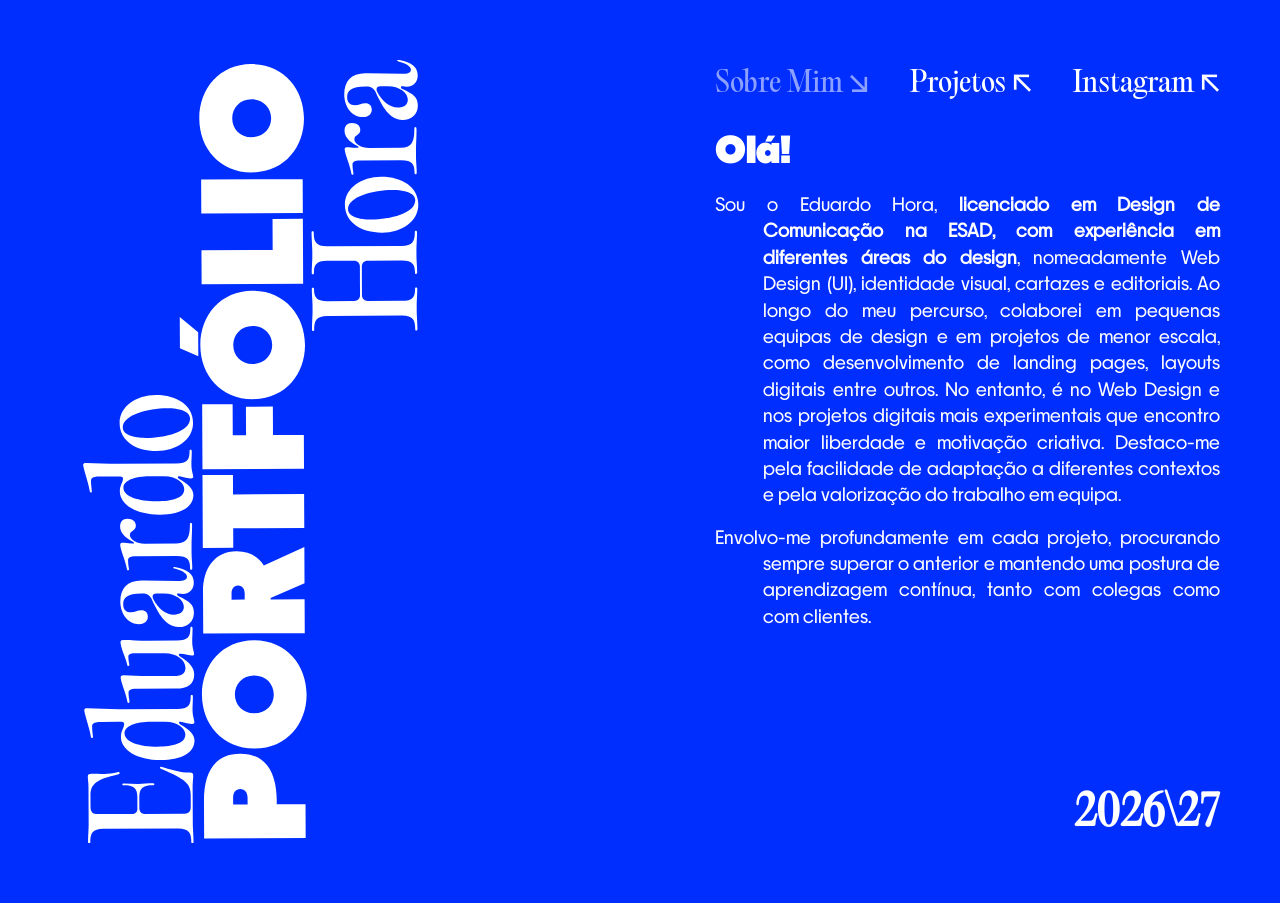
<file: index.html>
<!doctype html>
<html lang="pt">
  <head>
    <meta charset="UTF-8" />
    <meta name="viewport" content="width=device-width, initial-scale=1.0" />
    <title>Eduardo Hora — Portfólio</title>
    <link rel="stylesheet" href="src/styles/styles.css" />
    <link rel="icon" href="src/assets/images/favicon.png" type="image/x-icon" />
  </head>
  <body class="home-page">
    <div class="container">
      <aside class="home-sidebar">
        <img
          src="src/assets/images/nome.svg"
          alt="Eduardo Portfólio Hora"
          class="home-title-img"
        />
      </aside>

      <main class="main-content">
        <div class="content-wrapper">
          <nav class="navbar">
            <a href="index.html" class="nav-link active">
              Sobre Mim <span class="nav-arrow">&#x2198;</span>
            </a>
            <a href="projetos.html" class="nav-link"
              >Projetos <span class="nav-arrow">&#x2196;</span></a
            >
            <a
              href="https://www.instagram.com/in__tiime/"
              target="_blank"
              rel="noopener noreferrer"
              class="nav-link"
              >Instagram <span class="nav-arrow">&#x2196;</span></a
            >
          </nav>

          <article class="bio-section">
            <h1 class="greeting">Olá!</h1>
            <p class="bio-text">
              Sou o Eduardo Hora,
              <b
                >licenciado em Design de Comunicação na ESAD, com experiência em
                diferentes áreas do design</b
              >, nomeadamente Web Design (UI), identidade visual, cartazes e
              editoriais. Ao longo do meu percurso, colaborei em pequenas
              equipas de design e em projetos de menor escala, como
              desenvolvimento de landing pages, layouts digitais entre outros.
              No entanto, é no Web Design e nos projetos digitais mais
              experimentais que encontro maior liberdade e motivação criativa.
              Destaco-me pela facilidade de adaptação a diferentes contextos e
              pela valorização do trabalho em equipa.
            </p>
            <p class="bio-text">
              Envolvo-me profundamente em cada projeto, procurando sempre
              superar o anterior e mantendo uma postura de aprendizagem
              contínua, tanto com colegas como com clientes.
            </p>
          </article>

          <footer class="footer">
            <span class="year-bracket">2026\27</span>
          </footer>
        </div>
      </main>
    </div>
  </body>
</html>
</file>
<file: src/styles/styles.css>
@font-face {
  font-family: "PPFrama-Black";
  src: url("../../src/assets/fonts/PPFrama-Black.otf") format("opentype");
  font-weight: 900;
  font-style: normal;
}

@font-face {
  font-family: "PPFrama";
  src: url("../../src/assets/fonts/PPFrama-Regular.otf") format("opentype");
  font-weight: 400;
  font-style: normal;
}

@font-face {
  font-family: "PPFrama-Extralight";
  src: url("../../src/assets/fonts/PPFrama-Extralight.otf") format("opentype");
  font-weight: 200;
  font-style: normal;
}

@font-face {
  font-family: "PPEditorialOld";
  src: url("../../src/assets/fonts/PPEditorialOld-Regular.otf")
    format("opentype");
  font-weight: 400;
  font-style: normal;
}

@font-face {
  font-family: "PPEditorialOld-Black";
  src: url("../../src/assets/fonts/PPEditorialOld-Ultrabold.otf")
    format("opentype");
  font-weight: 800;
  font-style: normal;
}

* {
  margin: 0;
  padding: 0;
  box-sizing: border-box;
}

.nav-arrow,
.arrow-down,
.icon-btn,
.nav-btn,
.back-btn,
.fullscreen-nav-btn {
  font-family: "PPFrama", sans-serif !important;
  font-style: normal !important;
  font-variant: normal !important;
  text-transform: none;
}

.container {
  display: grid;
  grid-template-columns: 1.2fr 1fr;
  column-gap: 50px;
  align-items: stretch;
  min-height: 100vh;
  padding: 60px;
}

.main-content {
  display: block;
  width: 100%;
  height: calc(100vh - 120px);
  position: sticky;
  top: 60px;
}

.content-wrapper {
  display: grid;
  grid-template-rows: auto 1fr auto;
  width: 100%;
  height: 100%;
  gap: 20px;
}

.navbar {
  display: flex;
  justify-content: space-between;
  width: 100%;
}

.nav-link {
  text-decoration: none;
  font-family: "PPEditorialOld", serif;
  font-size: 1.8rem;
  font-weight: 400;
  transition: opacity 0.25s ease;
}

.nav-link:hover {
  opacity: 0.7;
}

.nav-link.active,
.active-link {
  opacity: 0.55 !important;
  pointer-events: none !important;
  cursor: default !important;
}

.footer {
  text-align: right;
  width: 100%;
  margin-top: auto;
}

.year-bracket {
  font-family: "PPEditorialOld", serif;
  font-size: 2.6rem;
  font-weight: 900;
}

body.home-page {
  background-color: #002eff;
  color: #ffffff;
  min-height: 100vh;
  overflow-x: hidden;
  overflow-y: auto;
}

body.home-page ::selection {
  background-color: #ffffff;
  color: #002eff;
}

body.home-page ::-moz-selection {
  background-color: #ffffff;
  color: #002eff;
}

body.home-page .container {
  grid-template-columns: 1.2fr 1fr;
  align-items: stretch;
}

.home-sidebar {
  width: 100%;
  min-height: calc(100vh - 120px);
  display: flex;
  align-items: flex-start;
  justify-content: flex-start;
}

.home-title-img {
  width: 100%;
  max-width: 100%;
  max-height: 87vh;
  height: auto;
  object-fit: contain;
  object-position: top left;
}

body.home-page .nav-link {
  color: #ffffff;
}

body.home-page .bio-section {
  display: flex;
  flex-direction: column;
  gap: 16px;
  margin-top: 0;
  margin-bottom: 0;
}

body.home-page .greeting {
  font-family: "PPFrama-Black", sans-serif;
  font-size: 2.2rem;
  font-weight: 900;
  color: #ffffff;
}

body.home-page .bio-text,
body.home-page .bio-section p {
  font-family: "PPFrama", sans-serif;
  font-size: 1.1rem;
  line-height: 1.5;
  color: #ffffff;
  text-align: justify;
  padding-left: 3rem;
  text-indent: -3rem;
}

body.home-page .year-bracket {
  color: #ffffff;
}

body.projects-page {
  background-color: #ffffff;
  color: #002eff;
  min-height: 100vh;
  overflow-x: hidden;
  overflow-y: hidden;
}

body.projects-page ::selection {
  background-color: #002eff;
  color: #ffffff;
}

body.projects-page ::-moz-selection {
  background-color: #002eff;
  color: #ffffff;
}

body.projects-page .nav-link {
  color: #002eff;
}

body.projects-page .year-bracket {
  color: #002eff;
}

.sidebar.projects-sidebar {
  width: 100%;
  height: calc(100vh - 120px);
  display: flex;
  flex-direction: column;
}

.categories-list {
  width: 100%;
  height: 100%;
  display: flex;
  flex-direction: column;
}

.category-item {
  border-bottom: 2px solid #002eff;
  width: 100%;
  margin-bottom: 35px;
  transition: all 0.3s ease;
}

.categories-list.has-open .category-item:not(.open) {
  display: none !important;
}

.category-item.open .category-link {
  display: none !important;
}

.category-item.open {
  height: 100%;
  display: flex;
  flex-direction: column;
  border-bottom: none;
  margin-bottom: 0;
  min-height: 0;
}

.category-link {
  background: none;
  border: none;
  cursor: pointer;
  display: flex;
  justify-content: flex-start;
  align-items: baseline;
  gap: 12px;
  color: #002eff;
  font-family: "PPEditorialOld-Black", serif;
  font-weight: 800;
  font-size: 2.8rem;
  letter-spacing: -0.5px;
  padding-bottom: 20px;
  width: 100%;
  text-align: left;
}

.category-link .arrow-down {
  font-size: 2.2rem;
  transition: transform 0.4s ease;
}

.project-drawer {
  max-height: 0;
  overflow: hidden;
  width: 100%;
}

.category-item.open .project-drawer {
  max-height: none;
  height: 100%;
  display: flex;
  flex-direction: column;
  justify-content: space-between;
  border-top: 2px solid #002eff;
  border-bottom: 2px solid #002eff;
  padding: 20px 0;
  min-height: 0;
}

.drawer-header {
  display: flex;
  justify-content: center;
  align-items: center;
  width: 100%;
  padding-bottom: 10px;
  flex: 0 0 auto;
}

.visit-site-link {
  font-family: "PPFrama-Extralight", "PPFrama", sans-serif;
  font-weight: 200;
  color: #002eff;
  text-decoration: none;
  font-size: 1.4rem;
  text-transform: lowercase;
  transition: opacity 0.25s ease;
}

.visit-site-link:hover {
  opacity: 0.65;
}

.placeholder-box {
  padding: 40px 0;
  font-family: "PPFrama", sans-serif;
  font-size: 1.1rem;
  opacity: 0.7;
}

.project-preview-container {
  display: flex;
  justify-content: center;
  align-items: center;
  width: 100%;
  flex: 1;
  min-height: 0;
  overflow: hidden;
  padding: 10px 0;
}

.iframe-wrapper {
  position: relative;
  width: 100%;
  max-width: 100%;
  aspect-ratio: 16 / 10;
  max-height: 100%;
  display: flex;
  justify-content: center;
  align-items: center;
  overflow: hidden;
  border: none;
  background-color: transparent;
}

.iframe-wrapper img {
  width: 100%;
  height: 100%;
  object-fit: contain;
}

.iframe-wrapper iframe {
  position: absolute;
  top: 0;
  left: 0;
  width: 200%;
  height: 200%;
  transform: scale(0.5);
  transform-origin: top left;
  border: none;
  pointer-events: auto;
}

.posters-scroll-container,
.motion-scroll-container {
  display: flex;
  flex-direction: column;
  align-items: center;
  gap: 35px;
  width: 100%;
  flex: 1;
  overflow-y: auto;
  direction: rtl;
  padding-left: 15px;
  margin: 10px 0;
}

.posters-scroll-container > *,
.motion-scroll-container > * {
  direction: ltr;
  flex-shrink: 0;
  width: 100%;
}

.posters-scroll-container img,
.motion-images-group img {
  width: auto;
  max-width: 100%;
  height: auto;
  max-height: 100%;
  object-fit: contain;
  cursor: pointer;
  flex-shrink: 0;
  transition:
    opacity 0.3s ease,
    transform 0.3s ease;
}

.posters-scroll-container img:hover,
.motion-images-group img:hover {
  opacity: 0.88;
  transform: translateY(-2px);
}

.posters-scroll-container::-webkit-scrollbar,
.motion-scroll-container::-webkit-scrollbar {
  width: 16px;
}

.posters-scroll-container::-webkit-scrollbar-track,
.motion-scroll-container::-webkit-scrollbar-track {
  background: transparent;
}

.posters-scroll-container::-webkit-scrollbar-thumb,
.motion-scroll-container::-webkit-scrollbar-thumb {
  background-image: url("../../src/assets/images/scrollbar.svg");
  background-repeat: no-repeat;
  background-position: center;
  background-size: contain;
  background-color: transparent;
  min-height: 40px;
}

.projects-section {
  display: grid;
  grid-template-rows: 1fr auto;
  height: 100%;
  width: 100%;
  overflow: hidden;
}

.info-block {
  display: flex;
  flex-direction: column;
  gap: 16px;
  overflow-y: auto;
}

#project-info {
  display: grid;
  grid-template-rows: 1fr auto;
  height: 100%;
  width: 100%;
}

.drawer-controls-bar {
  grid-row: 2;
  display: flex;
  flex-direction: row;
  justify-content: space-between;
  align-items: center;
  width: 100%;
  padding-top: 20px;
  background-color: transparent;
}

.arrow-navigation {
  display: flex;
  flex-direction: row;
  gap: 10px;
}

.icon-btn {
  background-color: #002eff;
  color: #ffffff;
  border: none;
  width: 42px;
  height: 42px;
  border-radius: 50%;
  display: inline-flex;
  justify-content: center;
  align-items: center;
  font-size: 1.2rem;
  cursor: pointer;
  transition:
    opacity 0.25s ease,
    background-color 0.25s ease,
    transform 0.25s ease;
}

.icon-btn:hover {
  background-color: #0022bd;
  opacity: 0.9;
  transform: scale(1.04);
}

.icon-btn:active {
  transform: scale(0.96);
}

body.projects-page .bio-text,
body.projects-page .project-note,
body.projects-page .project-caption,
body.projects-page .info-block p {
  font-family: "PPFrama", sans-serif;
  font-size: 1.1rem;
  line-height: 1.5;
  text-align: justify;
  padding-left: 3rem;
  text-indent: -3rem;
  color: #002eff;
}

.project-meta {
  display: flex;
  flex-direction: column;
  gap: 16px;
}

.fullscreen-overlay {
  position: fixed;
  top: 0;
  left: 0;
  width: 100vw;
  height: 100vh;
  background-color: #ffffff;
  z-index: 1000;
  display: flex;
  justify-content: center;
  align-items: center;
}

.fullscreen-content {
  width: 100%;
  height: 100%;
  padding: 60px;
  display: flex;
  justify-content: center;
  align-items: center;
}

.fullscreen-content img {
  max-width: 100%;
  max-height: 100%;
  object-fit: contain;
}

.fullscreen-close-btn {
  position: absolute;
  top: 30px;
  right: 40px;
  background: #002eff;
  color: #ffffff;
  border: none;
  width: 48px;
  height: 48px;
  border-radius: 50%;
  font-size: 1.8rem;
  cursor: pointer;
  z-index: 1001;
  display: flex;
  justify-content: center;
  align-items: center;
  font-family: "PPFrama", sans-serif !important;
  transition:
    opacity 0.25s ease,
    transform 0.25s ease;
}

.fullscreen-close-btn:hover {
  opacity: 0.85;
  transform: scale(1.04);
}

.fullscreen-nav-btn {
  position: absolute;
  top: 50%;
  transform: translateY(-50%);
  background: #002eff;
  color: #ffffff;
  border: none;
  width: 52px;
  height: 52px;
  border-radius: 50%;
  font-size: 1.5rem;
  cursor: pointer;
  z-index: 1001;
  display: flex;
  justify-content: center;
  align-items: center;
  transition:
    opacity 0.25s ease,
    background-color 0.25s ease,
    transform 0.25s ease;
}

.fullscreen-nav-btn:hover {
  background-color: #0022bd;
  opacity: 0.9;
  transform: translateY(-50%) scale(1.04);
}

.fullscreen-nav-btn.prev-btn {
  left: 40px;
}

.fullscreen-nav-btn.next-btn {
  right: 40px;
}

body.projects-page:has(.categories-list.has-open) .footer {
  display: none;
}

.motion-video-wrapper {
  width: 100%;
  aspect-ratio: 16 / 10;
}

.motion-images-group {
  display: flex;
  flex-direction: column;
  align-items: center;
  gap: 35px;
  width: 100%;
}

.motion-images-group img {
  width: auto;
  max-width: 100%;
  height: auto;
  max-height: 100%;
  object-fit: contain;
  cursor: pointer;
  transition:
    opacity 0.3s ease,
    transform 0.3s ease;
}

.motion-images-group img:hover {
  opacity: 0.88;
  transform: translateY(-2px);
}

.motion-scroll-container::-webkit-scrollbar {
  width: 16px;
}

.motion-scroll-container::-webkit-scrollbar-track {
  background: transparent;
}

.motion-scroll-container::-webkit-scrollbar-thumb {
  background-image: url("../../src/assets/images/scrollbar.svg");
  background-repeat: no-repeat;
  background-position: center;
  background-size: contain;
  background-color: transparent;
  min-height: 40px;
}

@media (max-width: 768px) {
  body.home-page,
  body.projects-page {
    height: auto;
    overflow-y: auto;
  }

  .container {
    display: flex;
    flex-direction: column;
    padding: 40px 24px;
    gap: 30px;
    height: auto;
  }

  .home-sidebar,
  .sidebar.projects-sidebar {
    height: auto;
    min-height: auto;
  }

  .home-title-img {
    max-height: 250px;
  }

  .main-content {
    position: static;
    height: auto;
    min-height: auto;
    margin-top: 20px;
  }

  .content-wrapper {
    display: flex;
    flex-direction: column;
    min-height: auto;
  }

  .projects-section,
  #project-info {
    display: flex !important;
    flex-direction: column;
  }

  .nav-link {
    font-size: 1.5rem;
  }

  body.home-page .bio-text,
  body.home-page .bio-section p,
  body.projects-page .bio-text,
  body.projects-page .project-note,
  body.projects-page .project-caption,
  body.projects-page .info-block p {
    padding-left: 0 !important;
    text-indent: 0 !important;
  }

  .category-link {
    font-size: 1.8rem;
  }

  .year-bracket {
    font-size: 2rem;
  }

  .posters-scroll-container img {
    height: auto;
    max-height: 450px;
  }

  .fullscreen-nav-btn.prev-btn {
    left: 15px;
  }

  .fullscreen-nav-btn.next-btn {
    right: 15px;
  }
}
</file>
